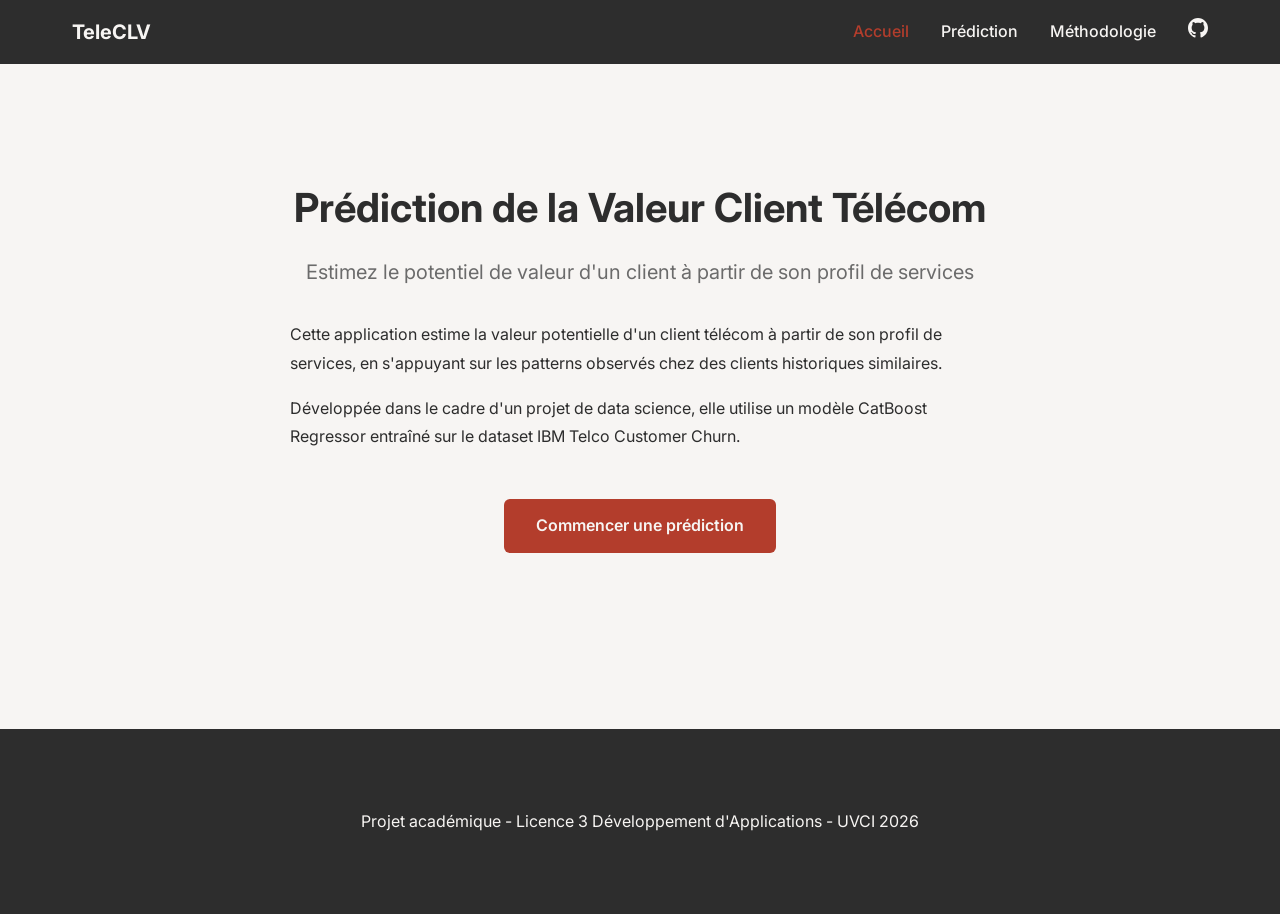
<file: index.html>
<!DOCTYPE html>
<html lang="fr">
<head>
    <meta charset="UTF-8">
    <meta name="viewport" content="width=device-width, initial-scale=1.0">
    <title>TeleCLV — Estimation de la valeur client télécom</title>
    <link rel="icon" type="image/svg+xml" href="data:image/svg+xml,<svg xmlns='http://www.w3.org/2000/svg' viewBox='0 0 16 16'><rect width='16' height='16' rx='4' fill='%23B33D2C'/><path d='M4 11 L7 8 L9 10 L12 5' stroke='white' stroke-width='2' stroke-linecap='round' stroke-linejoin='round' fill='none'/><circle cx='12' cy='5' r='1.5' fill='white'/></svg>">
    <link rel="stylesheet" href="style.css">
    <link href="https://fonts.googleapis.com/css2?family=Inter:wght@400;600;700&display=swap" rel="stylesheet">
</head>
<body>
    <nav class="navbar">
        <div class="nav-container">
            <div class="nav-brand">TeleCLV</div>
            <ul class="nav-menu">
                <li><a href="index.html" class="nav-link active">Accueil</a></li>
                <li><a href="prediction.html" class="nav-link">Prédiction</a></li>
                <li><a href="methodologie.html" class="nav-link">Méthodologie</a></li>
                <li><a href="https://github.com/Sela80/Data-Science-/blob/main/Taux_de_d%C3%A9sabonnement_des_clients_des_op%C3%A9rateurs_t%C3%A9l%C3%A9coms.ipynb" target="_blank" class="nav-link">
                    <svg width="20" height="20" viewBox="0 0 24 24" fill="currentColor"><path d="M12 0c-6.626 0-12 5.373-12 12 0 5.302 3.438 9.8 8.207 11.387.599.111.793-.261.793-.577v-2.234c-3.338.726-4.033-1.416-4.033-1.416-.546-1.387-1.333-1.756-1.333-1.756-1.089-.745.083-.729.083-.729 1.205.084 1.839 1.237 1.839 1.237 1.07 1.834 2.807 1.304 3.492.997.107-.775.418-1.305.762-1.604-2.665-.305-5.467-1.334-5.467-5.931 0-1.311.469-2.381 1.236-3.221-.124-.303-.535-1.524.117-3.176 0 0 1.008-.322 3.301 1.23.957-.266 1.983-.399 3.003-.404 1.02.005 2.047.138 3.006.404 2.291-1.552 3.297-1.23 3.297-1.23.653 1.653.242 2.874.118 3.176.77.84 1.235 1.911 1.235 3.221 0 4.609-2.807 5.624-5.479 5.921.43.372.823 1.102.823 2.222v3.293c0 .319.192.694.801.576 4.765-1.589 8.199-6.086 8.199-11.386 0-6.627-5.373-12-12-12z"/></svg>
                </a></li>
            </ul>
        </div>
    </nav>

    <main class="container">
        <section class="hero">
            <h1>Prédiction de la Valeur Client Télécom</h1>
            <p class="subtitle">Estimez le potentiel de valeur d'un client à partir de son profil de services</p>
            <div class="description">
                <p>Cette application estime la valeur potentielle d'un client télécom à partir de son profil de services, en s'appuyant sur les patterns observés chez des clients historiques similaires.</p>
                <p>Développée dans le cadre d'un projet de data science, elle utilise un modèle CatBoost Regressor entraîné sur le dataset IBM Telco Customer Churn.</p>
            </div>
            <a href="prediction.html" class="btn-primary">Commencer une prédiction</a>
        </section>
    </main>

    <footer class="footer">
        <div class="container"><p>Projet académique - Licence 3 Développement d'Applications - UVCI 2026</p></div>
    </footer>
</body>
</html>
</file>
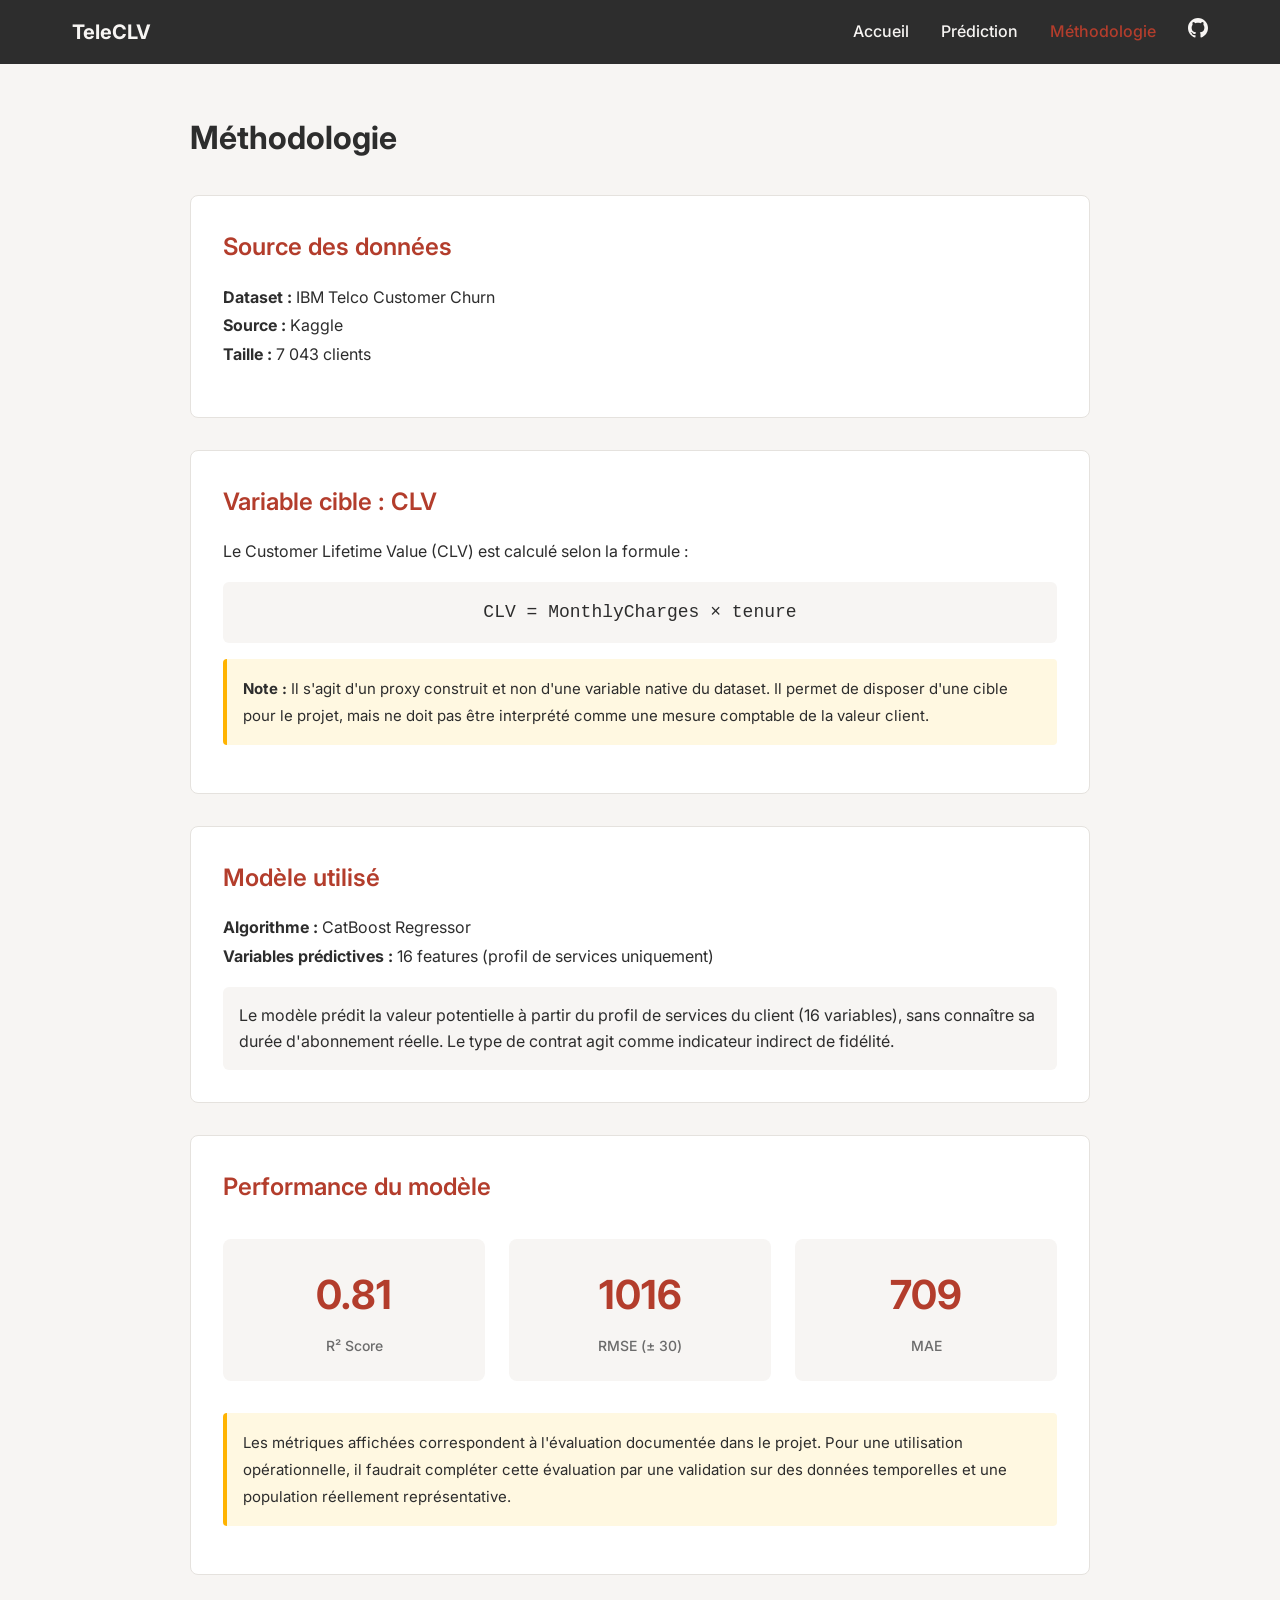
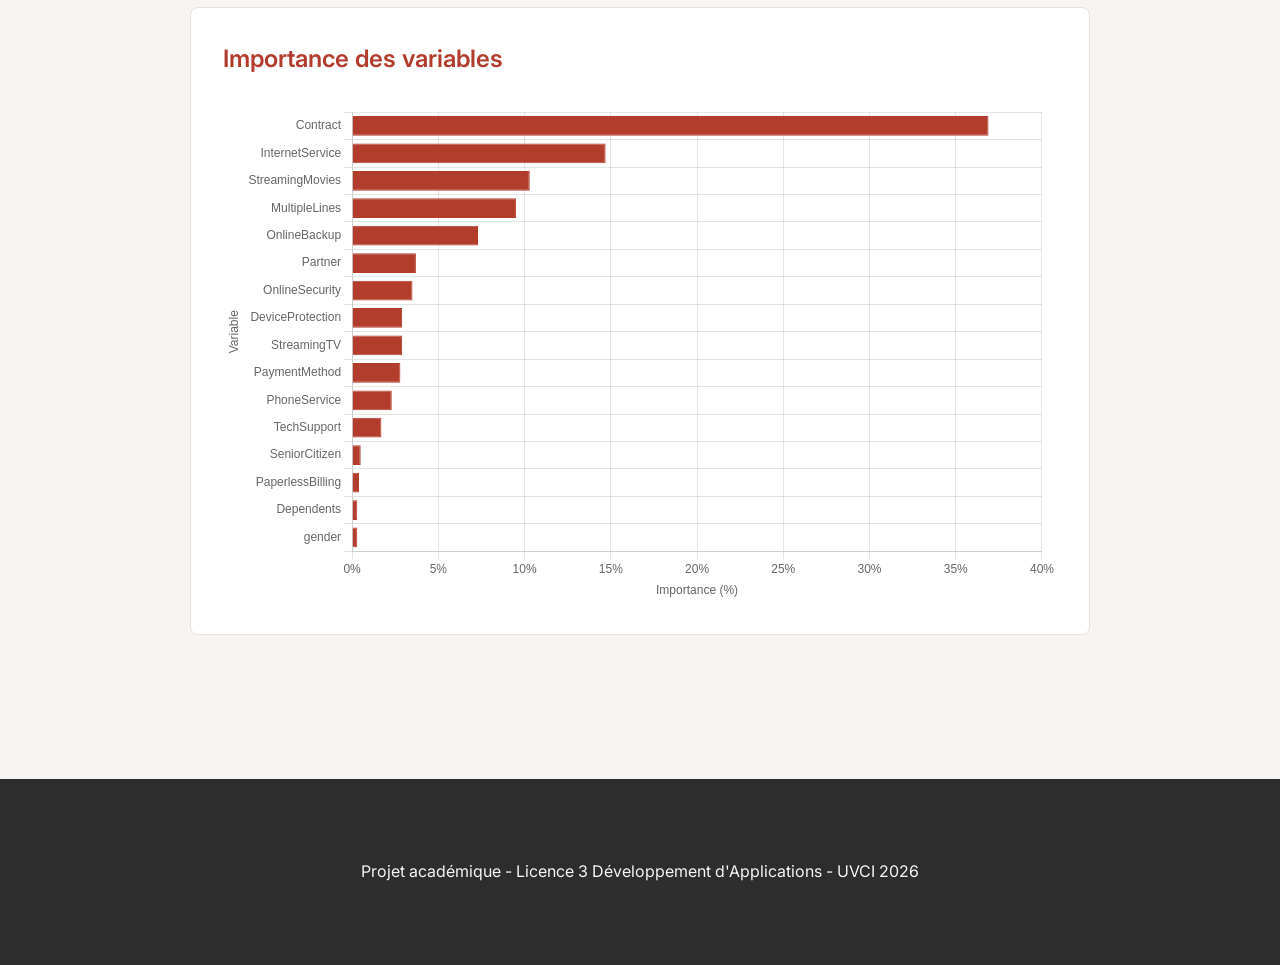
<file: methodologie.html>
<!DOCTYPE html>
<html lang="fr">
<head>
    <meta charset="UTF-8">
    <meta name="viewport" content="width=device-width, initial-scale=1.0">
    <title>TeleCLV — Estimation de la valeur client télécom</title>
    <link rel="icon" type="image/svg+xml" href="data:image/svg+xml,<svg xmlns='http://www.w3.org/2000/svg' viewBox='0 0 16 16'><rect width='16' height='16' rx='4' fill='%23B33D2C'/><path d='M4 11 L7 8 L9 10 L12 5' stroke='white' stroke-width='2' stroke-linecap='round' stroke-linejoin='round' fill='none'/><circle cx='12' cy='5' r='1.5' fill='white'/></svg>">
    <link rel="stylesheet" href="style.css">
    <link href="https://fonts.googleapis.com/css2?family=Inter:wght@400;600;700&display=swap" rel="stylesheet">
</head>
<body>
    <nav class="navbar">
        <div class="nav-container">
            <div class="nav-brand">TeleCLV</div>
            <ul class="nav-menu">
                <li><a href="index.html" class="nav-link">Accueil</a></li>
                <li><a href="prediction.html" class="nav-link">Prédiction</a></li>
                <li><a href="methodologie.html" class="nav-link active">Méthodologie</a></li>
                <li><a href="https://github.com/Sela80/Data-Science-" target="_blank" rel="noopener noreferrer" class="nav-link" aria-label="GitHub">
                    <svg width="20" height="20" viewBox="0 0 24 24" fill="currentColor"><path d="M12 0c-6.626 0-12 5.373-12 12 0 5.302 3.438 9.8 8.207 11.387.599.111.793-.261.793-.577v-2.234c-3.338.726-4.033-1.416-4.033-1.416-.546-1.387-1.333-1.756-1.333-1.756-1.089-.745.083-.729.083-.729 1.205.084 1.839 1.237 1.839 1.237 1.07 1.834 2.807 1.304 3.492.997.107-.775.418-1.305.762-1.604-2.665-.305-5.467-1.334-5.467-5.931 0-1.311.469-2.381 1.236-3.221-.124-.303-.535-1.524.117-3.176 0 0 1.008-.322 3.301 1.23.957-.266 1.983-.399 3.003-.404 1.02.005 2.047.138 3.006.404 2.291-1.552 3.297-1.23 3.297-1.23.653 1.653.242 2.874.118 3.176.77.84 1.235 1.911 1.235 3.221 0 4.609-2.807 5.624-5.479 5.921.43.372.823 1.102.823 2.222v3.293c0 .319.192.694.801.576 4.765-1.589 8.199-6.086 8.199-11.386 0-6.627-5.373-12-12-12z"/></svg>
                </a></li>
            </ul>
        </div>
    </nav>

    <main class="container">
        <section class="methodology-section">
            <h1>Méthodologie</h1>
            
            <div class="method-card">
                <h2>Source des données</h2>
                <p><strong>Dataset :</strong> IBM Telco Customer Churn<br><strong>Source :</strong> Kaggle<br><strong>Taille :</strong> 7 043 clients</p>
            </div>

            <div class="method-card">
                <h2>Variable cible : CLV</h2>
                <p>Le Customer Lifetime Value (CLV) est calculé selon la formule :</p>
                <div class="formula">CLV = MonthlyCharges × tenure</div>
                <p class="note"><strong>Note :</strong> Il s'agit d'un proxy construit et non d'une variable native du dataset. Il permet de disposer d'une cible pour le projet, mais ne doit pas être interprété comme une mesure comptable de la valeur client.</p>
            </div>

            <div class="method-card">
                <h2>Modèle utilisé</h2>
                <p><strong>Algorithme :</strong> CatBoost Regressor<br><strong>Variables prédictives :</strong> 16 features (profil de services uniquement)</p>
                <div class="method-note">Le modèle prédit la valeur potentielle à partir du profil de services du client (16 variables), sans connaître sa durée d'abonnement réelle. Le type de contrat agit comme indicateur indirect de fidélité.</div>
            </div>

            <div class="method-card">
                <h2>Performance du modèle</h2>
                <div class="metrics-grid">
                    <div class="metric-card"><div class="metric-value">0.81</div><div class="metric-label">R² Score</div></div>
                    <div class="metric-card"><div class="metric-value">1016</div><div class="metric-label">RMSE (± 30)</div></div>
                    <div class="metric-card"><div class="metric-value">709</div><div class="metric-label">MAE</div></div>
                </div>
                <p class="note">Les métriques affichées correspondent à l'évaluation documentée dans le projet. Pour une utilisation opérationnelle, il faudrait compléter cette évaluation par une validation sur des données temporelles et une population réellement représentative.</p>
            </div>

            <div class="method-card">
                <h2>Importance des variables</h2>
                <div class="chart-container">
                    <canvas id="featureImportanceChart"></canvas>
                </div>
            </div>
        </section>
    </main>

    <footer class="footer">
        <div class="container"><p>Projet académique - Licence 3 Développement d'Applications - UVCI 2026</p></div>
    </footer>

    <script src="chart.min.js"></script>
    
    <script>
        const featureData = {
            labels: ['Contract', 'InternetService', 'StreamingMovies', 'MultipleLines', 'OnlineBackup', 'Partner', 'OnlineSecurity', 'DeviceProtection', 'StreamingTV', 'PaymentMethod', 'PhoneService', 'TechSupport', 'SeniorCitizen', 'PaperlessBilling', 'Dependents', 'gender'],
            values: [36.9, 14.7, 10.3, 9.5, 7.3, 3.7, 3.5, 2.9, 2.9, 2.8, 2.3, 1.7, 0.5, 0.4, 0.3, 0.3]
        };

        const ctx = document.getElementById('featureImportanceChart').getContext('2d');
        new Chart(ctx, {
            type: 'bar',
            data: {
                labels: featureData.labels,
                datasets: [{
                    label: 'Importance (%)',
                    data: featureData.values,
                    backgroundColor: '#B33D2C',
                    borderColor: '#B33D2C',
                    borderWidth: 1
                }]
            },
            options: {
                indexAxis: 'y',
                responsive: true,
                maintainAspectRatio: false,
                plugins: {
                    legend: { display: false },
                    tooltip: {
                        callbacks: {
                            label: function(context) {
                                return context.parsed.x + '%';
                            }
                        }
                    }
                },
                scales: {
                    x: {
                        beginAtZero: true,
                        title: {
                            display: true,
                            text: 'Importance (%)',
                            font: { size: 12 }
                        },
                        ticks: {
                            callback: function(value) {
                                return value + '%';
                            }
                        }
                    },
                    y: {
                        beginAtZero: true,
                        title: {
                            display: true,
                            text: 'Variable',
                            font: { size: 12 }
                        }
                    }
                }
            }
        });
    </script>
</body>
</html>
</file>
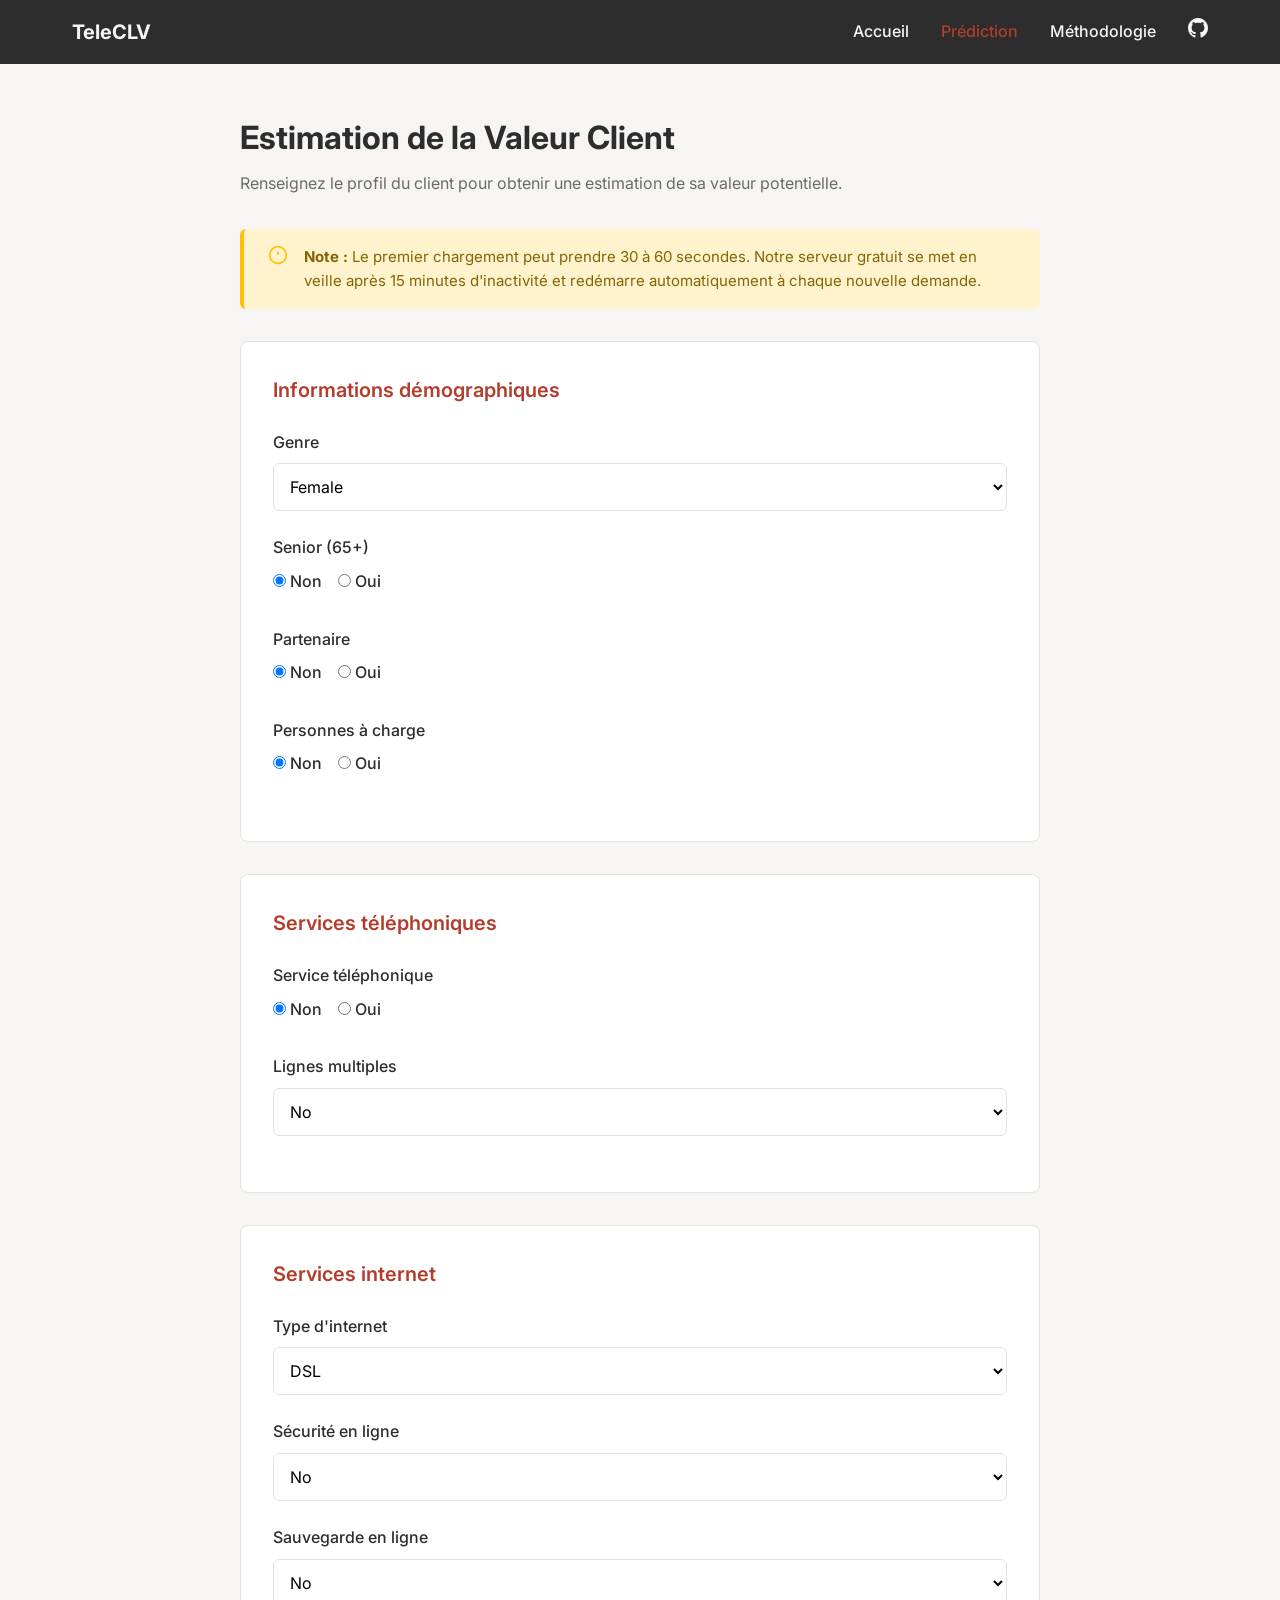
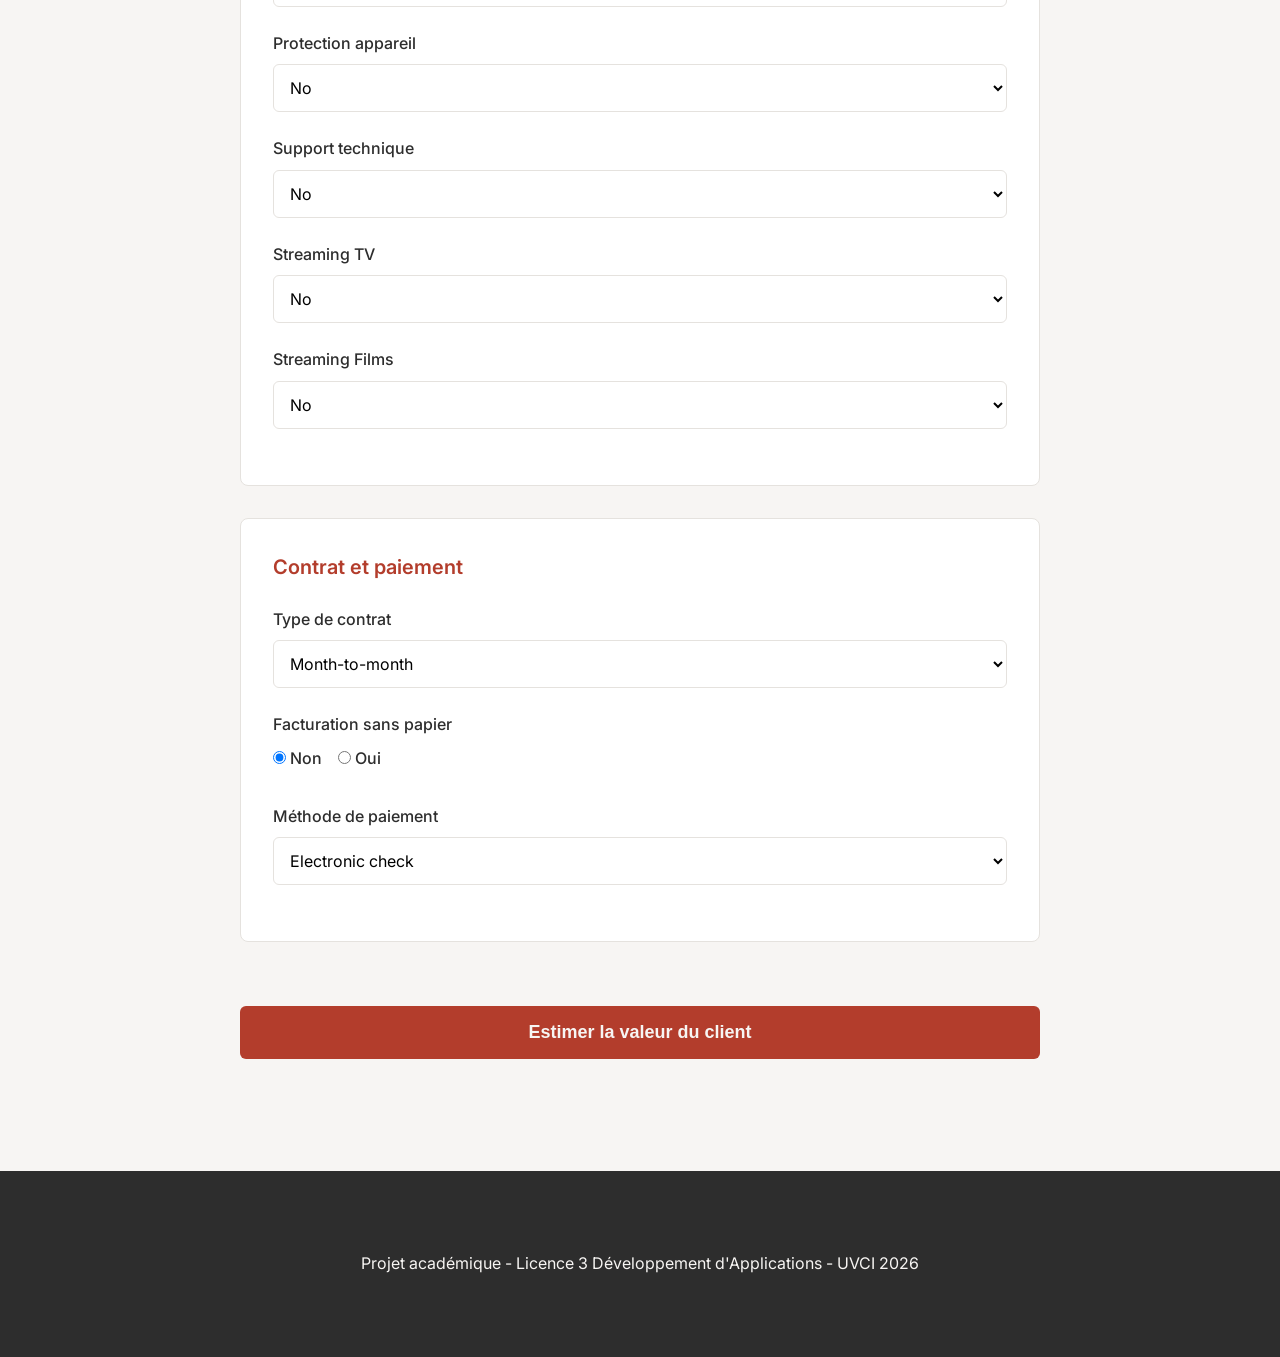
<file: prediction.html>
<!DOCTYPE html>
<html lang="fr">
<head>
    <meta charset="UTF-8">
    <meta name="viewport" content="width=device-width, initial-scale=1.0">
    <title>TeleCLV — Estimation de la valeur client télécom</title>
    <link rel="icon" type="image/svg+xml" href="data:image/svg+xml,<svg xmlns='http://www.w3.org/2000/svg' viewBox='0 0 16 16'><rect width='16' height='16' rx='4' fill='%23B33D2C'/><path d='M4 11 L7 8 L9 10 L12 5' stroke='white' stroke-width='2' stroke-linecap='round' stroke-linejoin='round' fill='none'/><circle cx='12' cy='5' r='1.5' fill='white'/></svg>">
    <link rel="stylesheet" href="style.css">
    <link href="https://fonts.googleapis.com/css2?family=Inter:wght@400;600;700&display=swap" rel="stylesheet">
</head>
<body>
    <nav class="navbar">
        <div class="nav-container">
            <div class="nav-brand">TeleCLV</div>
            <ul class="nav-menu">
                <li><a href="index.html" class="nav-link">Accueil</a></li>
                <li><a href="prediction.html" class="nav-link active">Prédiction</a></li>
                <li><a href="methodologie.html" class="nav-link">Méthodologie</a></li>
                <li><a href="https://github.com/Sela80/Data-Science-" target="_blank" rel="noopener noreferrer" class="nav-link" aria-label="GitHub">
                    <svg width="20" height="20" viewBox="0 0 24 24" fill="currentColor"><path d="M12 0c-6.626 0-12 5.373-12 12 0 5.302 3.438 9.8 8.207 11.387.599.111.793-.261.793-.577v-2.234c-3.338.726-4.033-1.416-4.033-1.416-.546-1.387-1.333-1.756-1.333-1.756-1.089-.745.083-.729.083-.729 1.205.084 1.839 1.237 1.839 1.237 1.07 1.834 2.807 1.304 3.492.997.107-.775.418-1.305.762-1.604-2.665-.305-5.467-1.334-5.467-5.931 0-1.311.469-2.381 1.236-3.221-.124-.303-.535-1.524.117-3.176 0 0 1.008-.322 3.301 1.23.957-.266 1.983-.399 3.003-.404 1.02.005 2.047.138 3.006.404 2.291-1.552 3.297-1.23 3.297-1.23.653 1.653.242 2.874.118 3.176.77.84 1.235 1.911 1.235 3.221 0 4.609-2.807 5.624-5.479 5.921.43.372.823 1.102.823 2.222v3.293c0 .319.192.694.801.576 4.765-1.589 8.199-6.086 8.199-11.386 0-6.627-5.373-12-12-12z"/></svg>
                </a></li>
            </ul>
        </div>
    </nav>

    <main class="container">
        <section class="prediction-section">
            <h1>Estimation de la Valeur Client</h1>
            <p class="section-intro">Renseignez le profil du client pour obtenir une estimation de sa valeur potentielle.</p>

            <div class="cold-start-notice">
                <svg width="20" height="20" viewBox="0 0 24 24" fill="none" stroke="currentColor" stroke-width="2">
                    <circle cx="12" cy="12" r="10"></circle>
                    <line x1="12" y1="8" x2="12" y2="12"></line>
                    <line x1="12" y1="16" x2="12.01" y2="16"></line>
                </svg>
                <p><strong>Note :</strong> Le premier chargement peut prendre 30 à 60 secondes. Notre serveur gratuit se met en veille après 15 minutes d'inactivité et redémarre automatiquement à chaque nouvelle demande.</p>
            </div>

            <form id="predictionForm" class="prediction-form">
                <div class="form-section">
                    <h2>Informations démographiques</h2>
                    <div class="form-group">
                        <label for="gender">Genre</label>
                        <select id="gender" name="gender" required>
                            <option value="Female">Female</option>
                            <option value="Male">Male</option>
                        </select>
                    </div>
                    <div class="form-group">
                        <label>Senior (65+)</label>
                        <div class="toggle-group">
                            <label class="toggle">
                                <input type="radio" name="SeniorCitizen" value="0" checked>
                                <span>Non</span>
                            </label>
                            <label class="toggle">
                                <input type="radio" name="SeniorCitizen" value="1">
                                <span>Oui</span>
                            </label>
                        </div>
                    </div>
                    <div class="form-group">
                        <label>Partenaire</label>
                        <div class="toggle-group">
                            <label class="toggle">
                                <input type="radio" name="Partner" value="No" checked>
                                <span>Non</span>
                            </label>
                            <label class="toggle">
                                <input type="radio" name="Partner" value="Yes">
                                <span>Oui</span>
                            </label>
                        </div>
                    </div>
                    <div class="form-group">
                        <label>Personnes à charge</label>
                        <div class="toggle-group">
                            <label class="toggle">
                                <input type="radio" name="Dependents" value="No" checked>
                                <span>Non</span>
                            </label>
                            <label class="toggle">
                                <input type="radio" name="Dependents" value="Yes">
                                <span>Oui</span>
                            </label>
                        </div>
                    </div>
                </div>

                <div class="form-section">
                    <h2>Services téléphoniques</h2>
                    <div class="form-group">
                        <label>Service téléphonique</label>
                        <div class="toggle-group">
                            <label class="toggle">
                                <input type="radio" name="PhoneService" value="No" checked>
                                <span>Non</span>
                            </label>
                            <label class="toggle">
                                <input type="radio" name="PhoneService" value="Yes">
                                <span>Oui</span>
                            </label>
                        </div>
                    </div>
                    <div class="form-group">
                        <label for="MultipleLines">Lignes multiples</label>
                        <select id="MultipleLines" name="MultipleLines" required>
                            <option value="No">No</option>
                            <option value="Yes">Yes</option>
                            <option value="No phone service">No phone service</option>
                        </select>
                    </div>
                </div>

                <div class="form-section">
                    <h2>Services internet</h2>
                    <div class="form-group">
                        <label for="InternetService">Type d'internet</label>
                        <select id="InternetService" name="InternetService" required>
                            <option value="DSL">DSL</option>
                            <option value="Fiber optic">Fiber optic</option>
                            <option value="No">No</option>
                        </select>
                    </div>
                    <div class="form-group">
                        <label for="OnlineSecurity">Sécurité en ligne</label>
                        <select id="OnlineSecurity" name="OnlineSecurity" required>
                            <option value="No">No</option>
                            <option value="Yes">Yes</option>
                            <option value="No internet service">No internet service</option>
                        </select>
                    </div>
                    <div class="form-group">
                        <label for="OnlineBackup">Sauvegarde en ligne</label>
                        <select id="OnlineBackup" name="OnlineBackup" required>
                            <option value="No">No</option>
                            <option value="Yes">Yes</option>
                            <option value="No internet service">No internet service</option>
                        </select>
                    </div>
                    <div class="form-group">
                        <label for="DeviceProtection">Protection appareil</label>
                        <select id="DeviceProtection" name="DeviceProtection" required>
                            <option value="No">No</option>
                            <option value="Yes">Yes</option>
                            <option value="No internet service">No internet service</option>
                        </select>
                    </div>
                    <div class="form-group">
                        <label for="TechSupport">Support technique</label>
                        <select id="TechSupport" name="TechSupport" required>
                            <option value="No">No</option>
                            <option value="Yes">Yes</option>
                            <option value="No internet service">No internet service</option>
                        </select>
                    </div>
                    <div class="form-group">
                        <label for="StreamingTV">Streaming TV</label>
                        <select id="StreamingTV" name="StreamingTV" required>
                            <option value="No">No</option>
                            <option value="Yes">Yes</option>
                            <option value="No internet service">No internet service</option>
                        </select>
                    </div>
                    <div class="form-group">
                        <label for="StreamingMovies">Streaming Films</label>
                        <select id="StreamingMovies" name="StreamingMovies" required>
                            <option value="No">No</option>
                            <option value="Yes">Yes</option>
                            <option value="No internet service">No internet service</option>
                        </select>
                    </div>
                </div>

                <div class="form-section">
                    <h2>Contrat et paiement</h2>
                    <div class="form-group">
                        <label for="Contract">Type de contrat</label>
                        <select id="Contract" name="Contract" required>
                            <option value="Month-to-month">Month-to-month</option>
                            <option value="One year">One year</option>
                            <option value="Two year">Two year</option>
                        </select>
                    </div>
                    <div class="form-group">
                        <label>Facturation sans papier</label>
                        <div class="toggle-group">
                            <label class="toggle">
                                <input type="radio" name="PaperlessBilling" value="No" checked>
                                <span>Non</span>
                            </label>
                            <label class="toggle">
                                <input type="radio" name="PaperlessBilling" value="Yes">
                                <span>Oui</span>
                            </label>
                        </div>
                    </div>
                    <div class="form-group">
                        <label for="PaymentMethod">Méthode de paiement</label>
                        <select id="PaymentMethod" name="PaymentMethod" required>
                            <option value="Electronic check">Electronic check</option>
                            <option value="Mailed check">Mailed check</option>
                            <option value="Bank transfer (automatic)">Bank transfer (automatic)</option>
                            <option value="Credit card (automatic)">Credit card (automatic)</option>
                        </select>
                    </div>
                </div>

                <button type="submit" class="btn-primary btn-large">Estimer la valeur du client</button>
            </form>

            <div id="result" class="result-container" style="display: none;">
                <div class="spinner" id="spinner"></div>
                <p id="loadingMessage" class="loading-message" style="display: none;">Connexion au serveur...</p>
                <div id="resultContent" style="display: none;">
                    <h2>Valeur potentielle estimée du client</h2>
                    <div class="clv-value" id="clvValue"></div>
                    <div class="clv-segment">Segment : <strong id="clvSegment">—</strong></div>
                    <p class="clv-disclaimer">Cette CLV est un proxy construit à partir des données historiques du projet. Elle sert à comparer des profils clients et ne constitue pas une mesure comptable de la valeur réelle d'un client.</p>
                </div>
            </div>

            <div id="error" class="error-container" style="display: none;">
                <p id="errorMessage"></p>
            </div>
        </section>
    </main>

    <footer class="footer">
        <div class="container"><p>Projet académique - Licence 3 Développement d'Applications - UVCI 2026</p></div>
    </footer>
    <script src="script.js"></script>
</body>
</html>
</file>
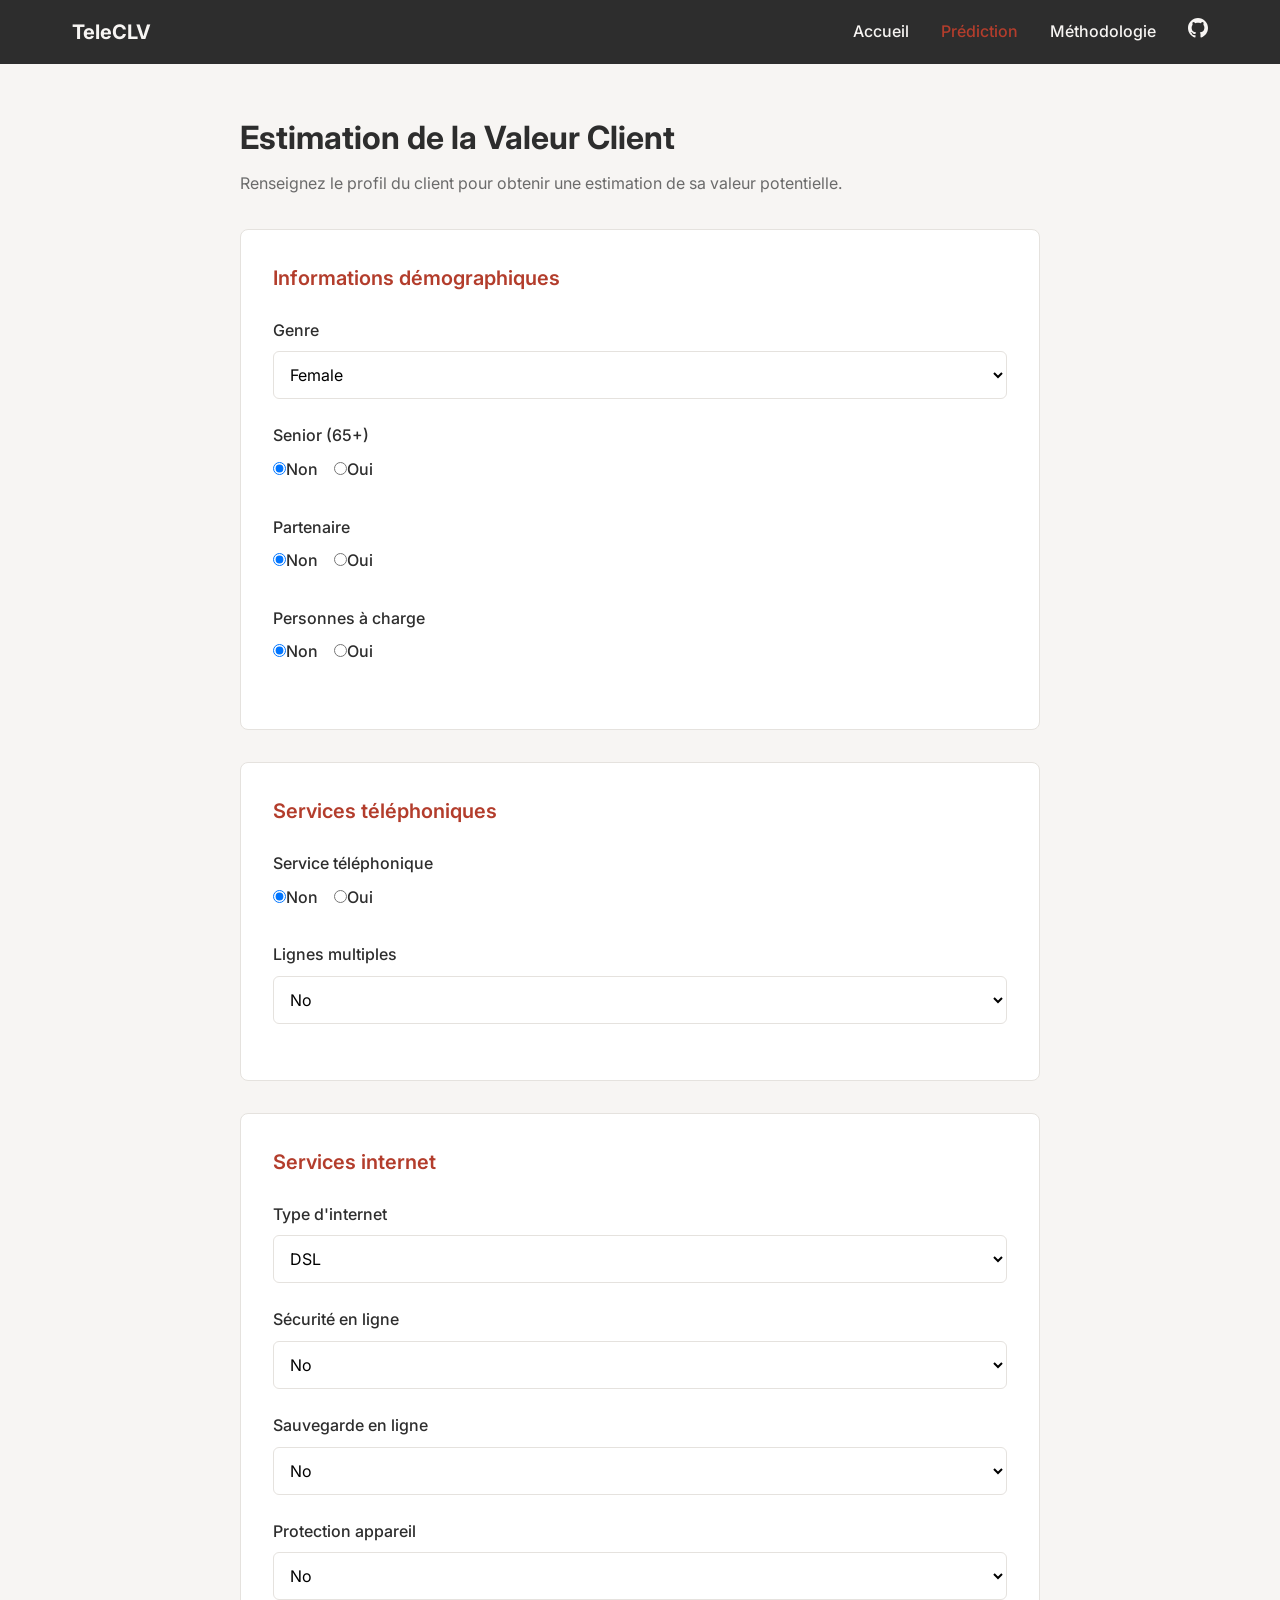
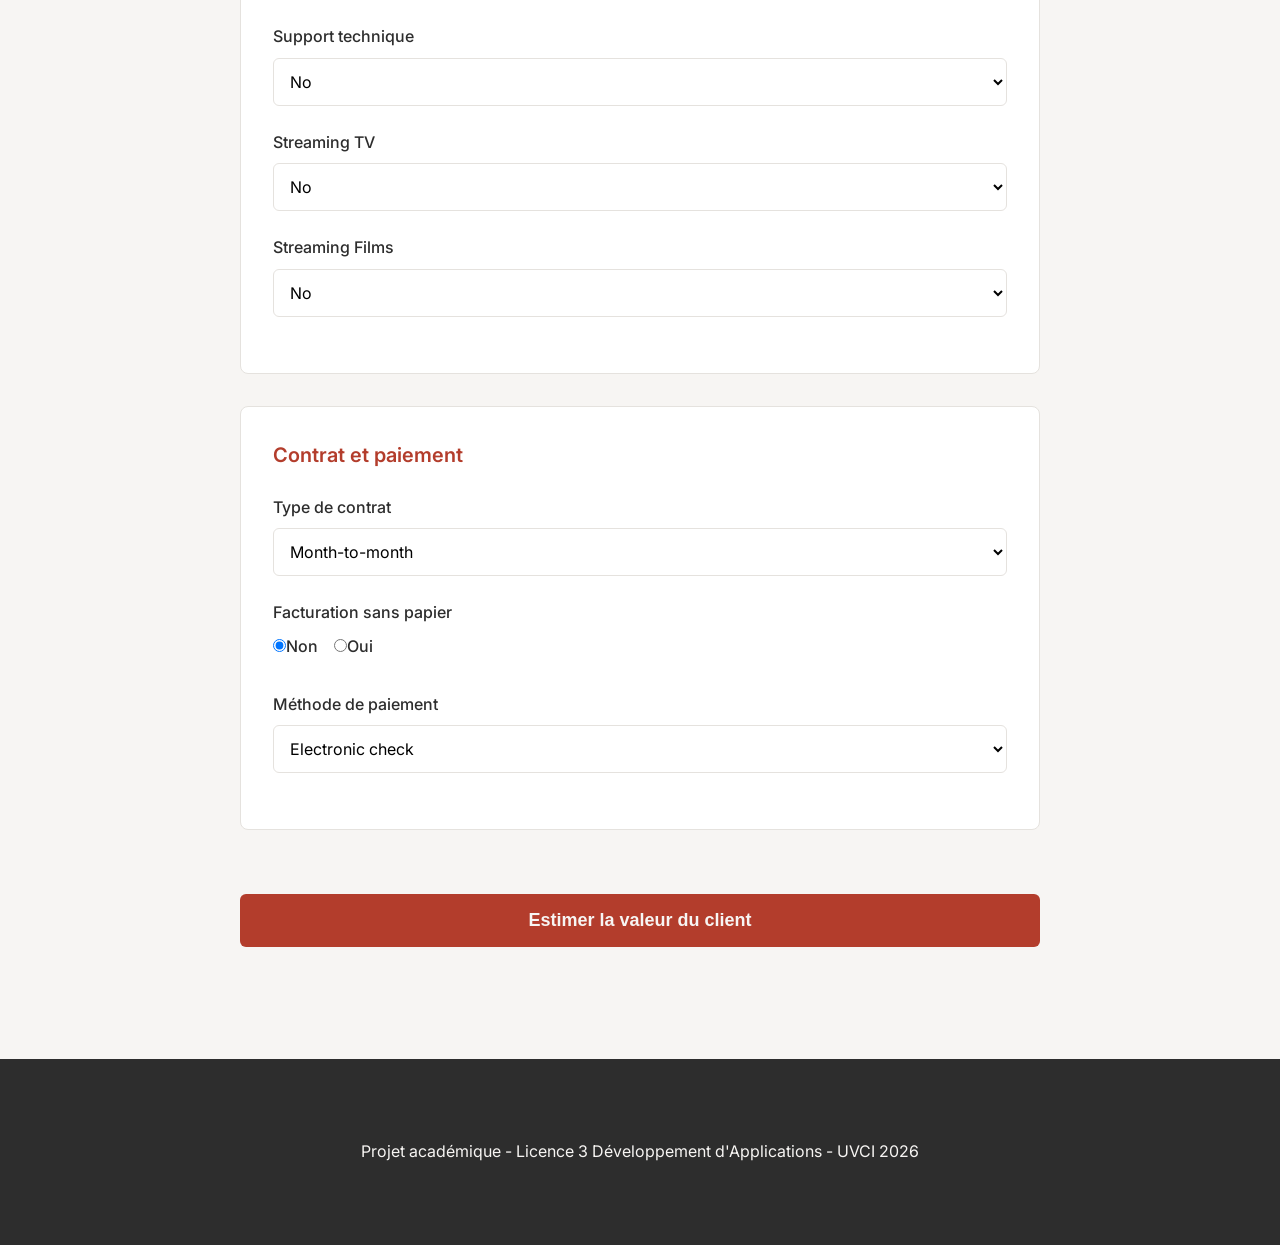
<file: frontend/prediction.html>
<!DOCTYPE html>
<html lang="fr">
<head>
    <meta charset="UTF-8">
    <meta name="viewport" content="width=device-width, initial-scale=1.0">
    <title>TeleCLV — Estimation de la valeur client télécom</title>
    <link rel="icon" type="image/svg+xml" href="data:image/svg+xml,<svg xmlns='http://www.w3.org/2000/svg' viewBox='0 0 16 16'><rect width='16' height='16' rx='4' fill='%23B33D2C'/><path d='M4 11 L7 8 L9 10 L12 5' stroke='white' stroke-width='2' stroke-linecap='round' stroke-linejoin='round' fill='none'/><circle cx='12' cy='5' r='1.5' fill='white'/></svg>">
    <link rel="stylesheet" href="style.css">
    <link href="https://fonts.googleapis.com/css2?family=Inter:wght@400;600;700&display=swap" rel="stylesheet">
</head>
<body>
    <nav class="navbar">
        <div class="nav-container">
            <div class="nav-brand">TeleCLV</div>
            <ul class="nav-menu">
                <li><a href="index.html" class="nav-link">Accueil</a></li>
                <li><a href="prediction.html" class="nav-link active">Prédiction</a></li>
                <li><a href="methodologie.html" class="nav-link">Méthodologie</a></li>
                <li><a href="https://github.com/Sela80/Data-Science-/blob/main/Taux_de_d%C3%A9sabonnement_des_clients_des_op%C3%A9rateurs_t%C3%A9l%C3%A9coms.ipynb" target="_blank" class="nav-link">
                    <svg width="20" height="20" viewBox="0 0 24 24" fill="currentColor"><path d="M12 0c-6.626 0-12 5.373-12 12 0 5.302 3.438 9.8 8.207 11.387.599.111.793-.261.793-.577v-2.234c-3.338.726-4.033-1.416-4.033-1.416-.546-1.387-1.333-1.756-1.333-1.756-1.089-.745.083-.729.083-.729 1.205.084 1.839 1.237 1.839 1.237 1.07 1.834 2.807 1.304 3.492.997.107-.775.418-1.305.762-1.604-2.665-.305-5.467-1.334-5.467-5.931 0-1.311.469-2.381 1.236-3.221-.124-.303-.535-1.524.117-3.176 0 0 1.008-.322 3.301 1.23.957-.266 1.983-.399 3.003-.404 1.02.005 2.047.138 3.006.404 2.291-1.552 3.297-1.23 3.297-1.23.653 1.653.242 2.874.118 3.176.77.84 1.235 1.911 1.235 3.221 0 4.609-2.807 5.624-5.479 5.921.43.372.823 1.102.823 2.222v3.293c0 .319.192.694.801.576 4.765-1.589 8.199-6.086 8.199-11.386 0-6.627-5.373-12-12-12z"/></svg>
                </a></li>
            </ul>
        </div>
    </nav>

    <main class="container">
        <section class="prediction-section">
            <h1>Estimation de la Valeur Client</h1>
            <p class="section-intro">Renseignez le profil du client pour obtenir une estimation de sa valeur potentielle.</p>

            <form id="predictionForm" class="prediction-form">
                <div class="form-section">
                    <h2>Informations démographiques</h2>
                    <div class="form-group">
                        <label for="gender">Genre</label>
                        <select id="gender" name="gender" required><option value="Female">Female</option><option value="Male">Male</option></select>
                    </div>
                    <div class="form-group">
                        <label>Senior (65+)</label>
                        <div class="toggle-group">
                            <label class="toggle"><input type="radio" name="SeniorCitizen" value="0" checked><span>Non</span></label>
                            <label class="toggle"><input type="radio" name="SeniorCitizen" value="1"><span>Oui</span></label>
                        </div>
                    </div>
                    <div class="form-group">
                        <label>Partenaire</label>
                        <div class="toggle-group">
                            <label class="toggle"><input type="radio" name="Partner" value="No" checked><span>Non</span></label>
                            <label class="toggle"><input type="radio" name="Partner" value="Yes"><span>Oui</span></label>
                        </div>
                    </div>
                    <div class="form-group">
                        <label>Personnes à charge</label>
                        <div class="toggle-group">
                            <label class="toggle"><input type="radio" name="Dependents" value="No" checked><span>Non</span></label>
                            <label class="toggle"><input type="radio" name="Dependents" value="Yes"><span>Oui</span></label>
                        </div>
                    </div>
                </div>

                <div class="form-section">
                    <h2>Services téléphoniques</h2>
                    <div class="form-group">
                        <label>Service téléphonique</label>
                        <div class="toggle-group">
                            <label class="toggle"><input type="radio" name="PhoneService" value="No" checked><span>Non</span></label>
                            <label class="toggle"><input type="radio" name="PhoneService" value="Yes"><span>Oui</span></label>
                        </div>
                    </div>
                    <div class="form-group">
                        <label for="MultipleLines">Lignes multiples</label>
                        <select id="MultipleLines" name="MultipleLines" required><option value="No">No</option><option value="Yes">Yes</option><option value="No phone service">No phone service</option></select>
                    </div>
                </div>

                <div class="form-section">
                    <h2>Services internet</h2>
                    <div class="form-group">
                        <label for="InternetService">Type d'internet</label>
                        <select id="InternetService" name="InternetService" required><option value="DSL">DSL</option><option value="Fiber optic">Fiber optic</option><option value="No">No</option></select>
                    </div>
                    <div class="form-group">
                        <label for="OnlineSecurity">Sécurité en ligne</label>
                        <select id="OnlineSecurity" name="OnlineSecurity" required><option value="No">No</option><option value="Yes">Yes</option><option value="No internet service">No internet service</option></select>
                    </div>
                    <div class="form-group">
                        <label for="OnlineBackup">Sauvegarde en ligne</label>
                        <select id="OnlineBackup" name="OnlineBackup" required><option value="No">No</option><option value="Yes">Yes</option><option value="No internet service">No internet service</option></select>
                    </div>
                    <div class="form-group">
                        <label for="DeviceProtection">Protection appareil</label>
                        <select id="DeviceProtection" name="DeviceProtection" required><option value="No">No</option><option value="Yes">Yes</option><option value="No internet service">No internet service</option></select>
                    </div>
                    <div class="form-group">
                        <label for="TechSupport">Support technique</label>
                        <select id="TechSupport" name="TechSupport" required><option value="No">No</option><option value="Yes">Yes</option><option value="No internet service">No internet service</option></select>
                    </div>
                    <div class="form-group">
                        <label for="StreamingTV">Streaming TV</label>
                        <select id="StreamingTV" name="StreamingTV" required><option value="No">No</option><option value="Yes">Yes</option><option value="No internet service">No internet service</option></select>
                    </div>
                    <div class="form-group">
                        <label for="StreamingMovies">Streaming Films</label>
                        <select id="StreamingMovies" name="StreamingMovies" required><option value="No">No</option><option value="Yes">Yes</option><option value="No internet service">No internet service</option></select>
                    </div>
                </div>

                <div class="form-section">
                    <h2>Contrat et paiement</h2>
                    <div class="form-group">
                        <label for="Contract">Type de contrat</label>
                        <select id="Contract" name="Contract" required><option value="Month-to-month">Month-to-month</option><option value="One year">One year</option><option value="Two year">Two year</option></select>
                    </div>
                    <div class="form-group">
                        <label>Facturation sans papier</label>
                        <div class="toggle-group">
                            <label class="toggle"><input type="radio" name="PaperlessBilling" value="No" checked><span>Non</span></label>
                            <label class="toggle"><input type="radio" name="PaperlessBilling" value="Yes"><span>Oui</span></label>
                        </div>
                    </div>
                    <div class="form-group">
                        <label for="PaymentMethod">Méthode de paiement</label>
                        <select id="PaymentMethod" name="PaymentMethod" required><option value="Electronic check">Electronic check</option><option value="Mailed check">Mailed check</option><option value="Bank transfer (automatic)">Bank transfer (automatic)</option><option value="Credit card (automatic)">Credit card (automatic)</option></select>
                    </div>
                </div>

                <button type="submit" class="btn-primary btn-large">Estimer la valeur du client</button>
            </form>

            <div id="result" class="result-container" style="display: none;">
                <div class="spinner" id="spinner"></div>
                <div id="resultContent" style="display: none;">
                    <h2>Valeur potentielle estimée du client</h2>
                    <div class="clv-value" id="clvValue"></div>
                    <p class="clv-disclaimer">Cette estimation reflète la valeur générée par des clients au profil comparable dans les données historiques. Elle sert d'indicateur prédictif de potentiel, pas un calcul direct sur ce client.</p>
                </div>
            </div>

            <div id="error" class="error-container" style="display: none;">
                <p id="errorMessage"></p>
            </div>
        </section>
    </main>

    <footer class="footer">
        <div class="container"><p>Projet académique - Licence 3 Développement d'Applications - UVCI 2026</p></div>
    </footer>
    <script src="script.js"></script>
</body>
</html>
</file>
<file: style.css>
/* =========================================
   TELECLV - FEUILLE DE STYLE COMPLÈTE
   ========================================= */

/* Reset et variables */
* { margin: 0; padding: 0; box-sizing: border-box; }
:root {
    --charcoal: #2D2D2D;
    --terracotta: #B33D2C;
    --off-white: #F7F5F3;
    --light-gray: #E5E2DE;
    --text-secondary: #6B6B6B;
}

body {
    font-family: 'Inter', -apple-system, BlinkMacSystemFont, sans-serif;
    font-weight: 400;
    color: var(--charcoal);
    background-color: var(--off-white);
    line-height: 1.6;
}

/* Navigation */
.navbar {
    background-color: var(--charcoal);
    padding: 1rem 0;
    position: sticky;
    top: 0;
    z-index: 1000;
}

.nav-container {
    max-width: 1200px;
    margin: 0 auto;
    padding: 0 2rem;
    display: flex;
    justify-content: space-between;
    align-items: center;
}

.nav-brand {
    color: var(--off-white);
    font-size: 1.25rem;
    font-weight: 700;
}

.nav-menu {
    display: flex;
    list-style: none;
    gap: 2rem;
    align-items: center;
}

.nav-link {
    color: var(--off-white);
    text-decoration: none;
    font-weight: 500;
    transition: color 0.2s;
}

.nav-link:hover, .nav-link.active {
    color: var(--terracotta);
}

/* Layout */
.container {
    max-width: 1200px;
    margin: 0 auto;
    padding: 3rem 2rem;
}

/* Hero / Accueil */
.hero {
    text-align: center;
    padding: 4rem 0;
}

.hero h1 {
    font-size: 2.5rem;
    font-weight: 700;
    margin-bottom: 1rem;
}

.subtitle {
    font-size: 1.25rem;
    color: var(--text-secondary);
    margin-bottom: 2rem;
}

.description {
    max-width: 700px;
    margin: 0 auto 3rem;
    text-align: left;
}

.description p {
    margin-bottom: 1rem;
    line-height: 1.8;
}

/* Boutons */
.btn-primary {
    display: inline-block;
    background-color: var(--terracotta);
    color: var(--off-white);
    padding: 0.875rem 2rem;
    border-radius: 6px;
    text-decoration: none;
    font-weight: 600;
    border: none;
    cursor: pointer;
    transition: background-color 0.2s;
    font-size: 1rem;
}

.btn-primary:hover {
    background-color: #9A3426;
}

.btn-large {
    padding: 1rem 2.5rem;
    font-size: 1.125rem;
    width: 100%;
    margin-top: 2rem;
}

/* Section Prédiction */
.prediction-section {
    max-width: 800px;
    margin: 0 auto;
}

.prediction-section h1 {
    font-size: 2rem;
    font-weight: 700;
    margin-bottom: 0.5rem;
}

.section-intro {
    color: var(--text-secondary);
    margin-bottom: 2rem;
}

/* Formulaire */
.form-section {
    background-color: white;
    padding: 2rem;
    border-radius: 8px;
    margin-bottom: 2rem;
    border: 1px solid var(--light-gray);
}

.form-section h2 {
    font-size: 1.25rem;
    font-weight: 600;
    margin-bottom: 1.5rem;
    color: var(--terracotta);
}

.form-group {
    margin-bottom: 1.5rem;
}

.form-group label {
    display: block;
    font-weight: 500;
    margin-bottom: 0.5rem;
}

.form-group select {
    width: 100%;
    padding: 0.75rem;
    border: 1px solid var(--light-gray);
    border-radius: 6px;
    font-size: 1rem;
    font-family: inherit;
    background-color: white;
}

.form-group select:focus {
    outline: none;
    border-color: var(--terracotta);
}

.toggle-group {
    display: flex;
    gap: 1rem;
}

.toggle {
    display: flex;
    align-items: center;
    gap: 0.5rem;
    cursor: pointer;
}

/* Résultat */
.result-container {
    background-color: white;
    padding: 2rem;
    border-radius: 8px;
    border: 2px solid var(--terracotta);
    margin-top: 2rem;
    text-align: center;
}

.result-container h2 {
    font-size: 1.5rem;
    font-weight: 600;
    margin-bottom: 1rem;
}

.clv-segment {
    font-size: 1rem;
    font-weight: 600;
    margin-bottom: 1rem;
    text-transform: capitalize;
}

.clv-value {
    font-size: 3rem;
    font-weight: 700;
    color: var(--terracotta);
    margin: 1.5rem 0;
}

.clv-disclaimer {
    font-size: 0.875rem;
    color: var(--text-secondary);
    line-height: 1.6;
    margin-top: 1rem;
}

/* Spinner */
.spinner {
    width: 50px;
    height: 50px;
    border: 4px solid var(--light-gray);
    border-top-color: var(--terracotta);
    border-radius: 50%;
    animation: spin 1s linear infinite;
    margin: 2rem auto;
}

@keyframes spin {
    to { transform: rotate(360deg); }
}

/* Loading message */
.loading-message {
    text-align: center;
    color: var(--text-secondary);
    font-size: 0.9375rem;
    margin: 1rem 0;
    font-style: italic;
}

/* Erreur */
.error-container {
    background-color: #FEE;
    border: 1px solid #FCC;
    padding: 1.5rem;
    border-radius: 8px;
    margin-top: 2rem;
    color: #C33;
}

/* Cold start notice */
.cold-start-notice {
    background-color: #FFF3CD;
    border-left: 4px solid #FFC107;
    padding: 1rem 1.5rem;
    border-radius: 6px;
    margin-bottom: 2rem;
    display: flex;
    align-items: flex-start;
    gap: 1rem;
    color: #856404;
}

.cold-start-notice svg {
    flex-shrink: 0;
    color: #FFC107;
}

.cold-start-notice p {
    margin: 0;
    font-size: 0.9375rem;
    line-height: 1.6;
}

/* Méthodologie */
.methodology-section {
    max-width: 900px;
    margin: 0 auto;
}

.methodology-section h1 {
    font-size: 2rem;
    font-weight: 700;
    margin-bottom: 2rem;
}

.method-card {
    background-color: white;
    padding: 2rem;
    border-radius: 8px;
    margin-bottom: 2rem;
    border: 1px solid var(--light-gray);
}

.method-card h2 {
    font-size: 1.5rem;
    font-weight: 600;
    margin-bottom: 1rem;
    color: var(--terracotta);
}

.method-card p {
    margin-bottom: 1rem;
    line-height: 1.8;
}

.formula {
    background-color: var(--off-white);
    padding: 1rem;
    border-radius: 6px;
    font-family: 'Courier New', monospace;
    text-align: center;
    margin: 1rem 0;
    font-size: 1.125rem;
}

.note {
    background-color: #FFF8E1;
    padding: 1rem;
    border-left: 4px solid #FFB300;
    border-radius: 4px;
    font-size: 0.9375rem;
}

.method-note {
    background-color: var(--off-white);
    padding: 1rem;
    border-radius: 6px;
    margin-top: 1rem;
}

/* Metrics */
.metrics-grid {
    display: grid;
    grid-template-columns: repeat(auto-fit, minmax(200px, 1fr));
    gap: 1.5rem;
    margin: 2rem 0;
}

.metric-card {
    background-color: var(--off-white);
    padding: 1.5rem;
    border-radius: 8px;
    text-align: center;
}

.metric-value {
    font-size: 2.5rem;
    font-weight: 700;
    color: var(--terracotta);
    margin-bottom: 0.5rem;
}

.metric-label {
    font-size: 0.875rem;
    color: var(--text-secondary);
    font-weight: 500;
}

/* Chart */
.chart-container {
    position: relative;
    height: 500px;
    margin-top: 1.5rem;
}

/* Footer */
.footer {
    background-color: var(--charcoal);
    color: var(--off-white);
    padding: 2rem 0;
    margin-top: 4rem;
    text-align: center;
}

/* Responsive */
@media (max-width: 768px) {
    .nav-container {
        flex-direction: column;
        gap: 1rem;
    }
    
    .nav-menu {
        flex-wrap: wrap;
        justify-content: center;
        gap: 1rem;
    }
    
    .hero h1 {
        font-size: 2rem;
    }
    
    .container {
        padding: 2rem 1rem;
    }
    
    .form-section {
        padding: 1.5rem;
    }
    
    .metrics-grid {
        grid-template-columns: 1fr;
    }
    
    .chart-container {
        height: 600px;
    }
    
    .cold-start-notice {
        flex-direction: column;
        gap: 0.5rem;
    }
}
</file>
<file: frontend/style.css>
* { margin: 0; padding: 0; box-sizing: border-box; }
:root { --charcoal: #2D2D2D; --terracotta: #B33D2C; --off-white: #F7F5F3; --light-gray: #E5E2DE; --text-secondary: #6B6B6B; }
body { font-family: 'Inter', -apple-system, BlinkMacSystemFont, sans-serif; font-weight: 400; color: var(--charcoal); background-color: var(--off-white); line-height: 1.6; }

.navbar { background-color: var(--charcoal); padding: 1rem 0; position: sticky; top: 0; z-index: 1000; }
.nav-container { max-width: 1200px; margin: 0 auto; padding: 0 2rem; display: flex; justify-content: space-between; align-items: center; }
.nav-brand { color: var(--off-white); font-size: 1.25rem; font-weight: 700; }
.nav-menu { display: flex; list-style: none; gap: 2rem; align-items: center; }
.nav-link { color: var(--off-white); text-decoration: none; font-weight: 500; transition: color 0.2s; }
.nav-link:hover, .nav-link.active { color: var(--terracotta); }

.container { max-width: 1200px; margin: 0 auto; padding: 3rem 2rem; }

.hero { text-align: center; padding: 4rem 0; }
.hero h1 { font-size: 2.5rem; font-weight: 700; margin-bottom: 1rem; }
.subtitle { font-size: 1.25rem; color: var(--text-secondary); margin-bottom: 2rem; }
.description { max-width: 700px; margin: 0 auto 3rem; text-align: left; }
.description p { margin-bottom: 1rem; line-height: 1.8; }

.btn-primary { display: inline-block; background-color: var(--terracotta); color: var(--off-white); padding: 0.875rem 2rem; border-radius: 6px; text-decoration: none; font-weight: 600; border: none; cursor: pointer; transition: background-color 0.2s; font-size: 1rem; }
.btn-primary:hover { background-color: #9A3426; }
.btn-large { padding: 1rem 2.5rem; font-size: 1.125rem; width: 100%; margin-top: 2rem; }

.prediction-section { max-width: 800px; margin: 0 auto; }
.prediction-section h1 { font-size: 2rem; font-weight: 700; margin-bottom: 0.5rem; }
.section-intro { color: var(--text-secondary); margin-bottom: 2rem; }

.form-section { background-color: white; padding: 2rem; border-radius: 8px; margin-bottom: 2rem; border: 1px solid var(--light-gray); }
.form-section h2 { font-size: 1.25rem; font-weight: 600; margin-bottom: 1.5rem; color: var(--terracotta); }
.form-group { margin-bottom: 1.5rem; }
.form-group label { display: block; font-weight: 500; margin-bottom: 0.5rem; }
.form-group select { width: 100%; padding: 0.75rem; border: 1px solid var(--light-gray); border-radius: 6px; font-size: 1rem; font-family: inherit; background-color: white; }
.form-group select:focus { outline: none; border-color: var(--terracotta); }
.toggle-group { display: flex; gap: 1rem; }
.toggle { display: flex; align-items: center; gap: 0.5rem; cursor: pointer; }

.result-container { background-color: white; padding: 2rem; border-radius: 8px; border: 2px solid var(--terracotta); margin-top: 2rem; text-align: center; }
.result-container h2 { font-size: 1.5rem; font-weight: 600; margin-bottom: 1rem; }
.clv-value { font-size: 3rem; font-weight: 700; color: var(--terracotta); margin: 1.5rem 0; }
.clv-disclaimer { font-size: 0.875rem; color: var(--text-secondary); line-height: 1.6; margin-top: 1rem; }

.spinner { display: none; width: 50px; height: 50px; border: 4px solid var(--light-gray); border-top-color: var(--terracotta); border-radius: 50%; animation: spin 1s linear infinite; margin: 2rem auto; }
.spinner.active { display: block; }
@keyframes spin { to { transform: rotate(360deg); } }

.error-container { background-color: #FEE; border: 1px solid #FCC; padding: 1.5rem; border-radius: 8px; margin-top: 2rem; color: #C33; }

.methodology-section { max-width: 900px; margin: 0 auto; }
.methodology-section h1 { font-size: 2rem; font-weight: 700; margin-bottom: 2rem; }
.method-card { background-color: white; padding: 2rem; border-radius: 8px; margin-bottom: 2rem; border: 1px solid var(--light-gray); }
.method-card h2 { font-size: 1.5rem; font-weight: 600; margin-bottom: 1rem; color: var(--terracotta); }
.method-card p { margin-bottom: 1rem; line-height: 1.8; }
.formula { background-color: var(--off-white); padding: 1rem; border-radius: 6px; font-family: 'Courier New', monospace; text-align: center; margin: 1rem 0; font-size: 1.125rem; }
.note { background-color: #FFF8E1; padding: 1rem; border-left: 4px solid #FFB300; border-radius: 4px; font-size: 0.9375rem; }
.method-note { background-color: var(--off-white); padding: 1rem; border-radius: 6px; margin-top: 1rem; }

.metrics-grid { display: grid; grid-template-columns: repeat(auto-fit, minmax(200px, 1fr)); gap: 1.5rem; margin: 2rem 0; }
.metric-card { background-color: var(--off-white); padding: 1.5rem; border-radius: 8px; text-align: center; }
.metric-value { font-size: 2.5rem; font-weight: 700; color: var(--terracotta); margin-bottom: 0.5rem; }
.metric-label { font-size: 0.875rem; color: var(--text-secondary); font-weight: 500; }

.footer { background-color: var(--charcoal); color: var(--off-white); padding: 2rem 0; margin-top: 4rem; text-align: center; }

@media (max-width: 768px) {
    .nav-container { flex-direction: column; gap: 1rem; }
    .nav-menu { flex-wrap: wrap; justify-content: center; gap: 1rem; }
    .hero h1 { font-size: 2rem; }
    .container { padding: 2rem 1rem; }
    .form-section { padding: 1.5rem; }
    .metrics-grid { grid-template-columns: 1fr; }
}
</file>
